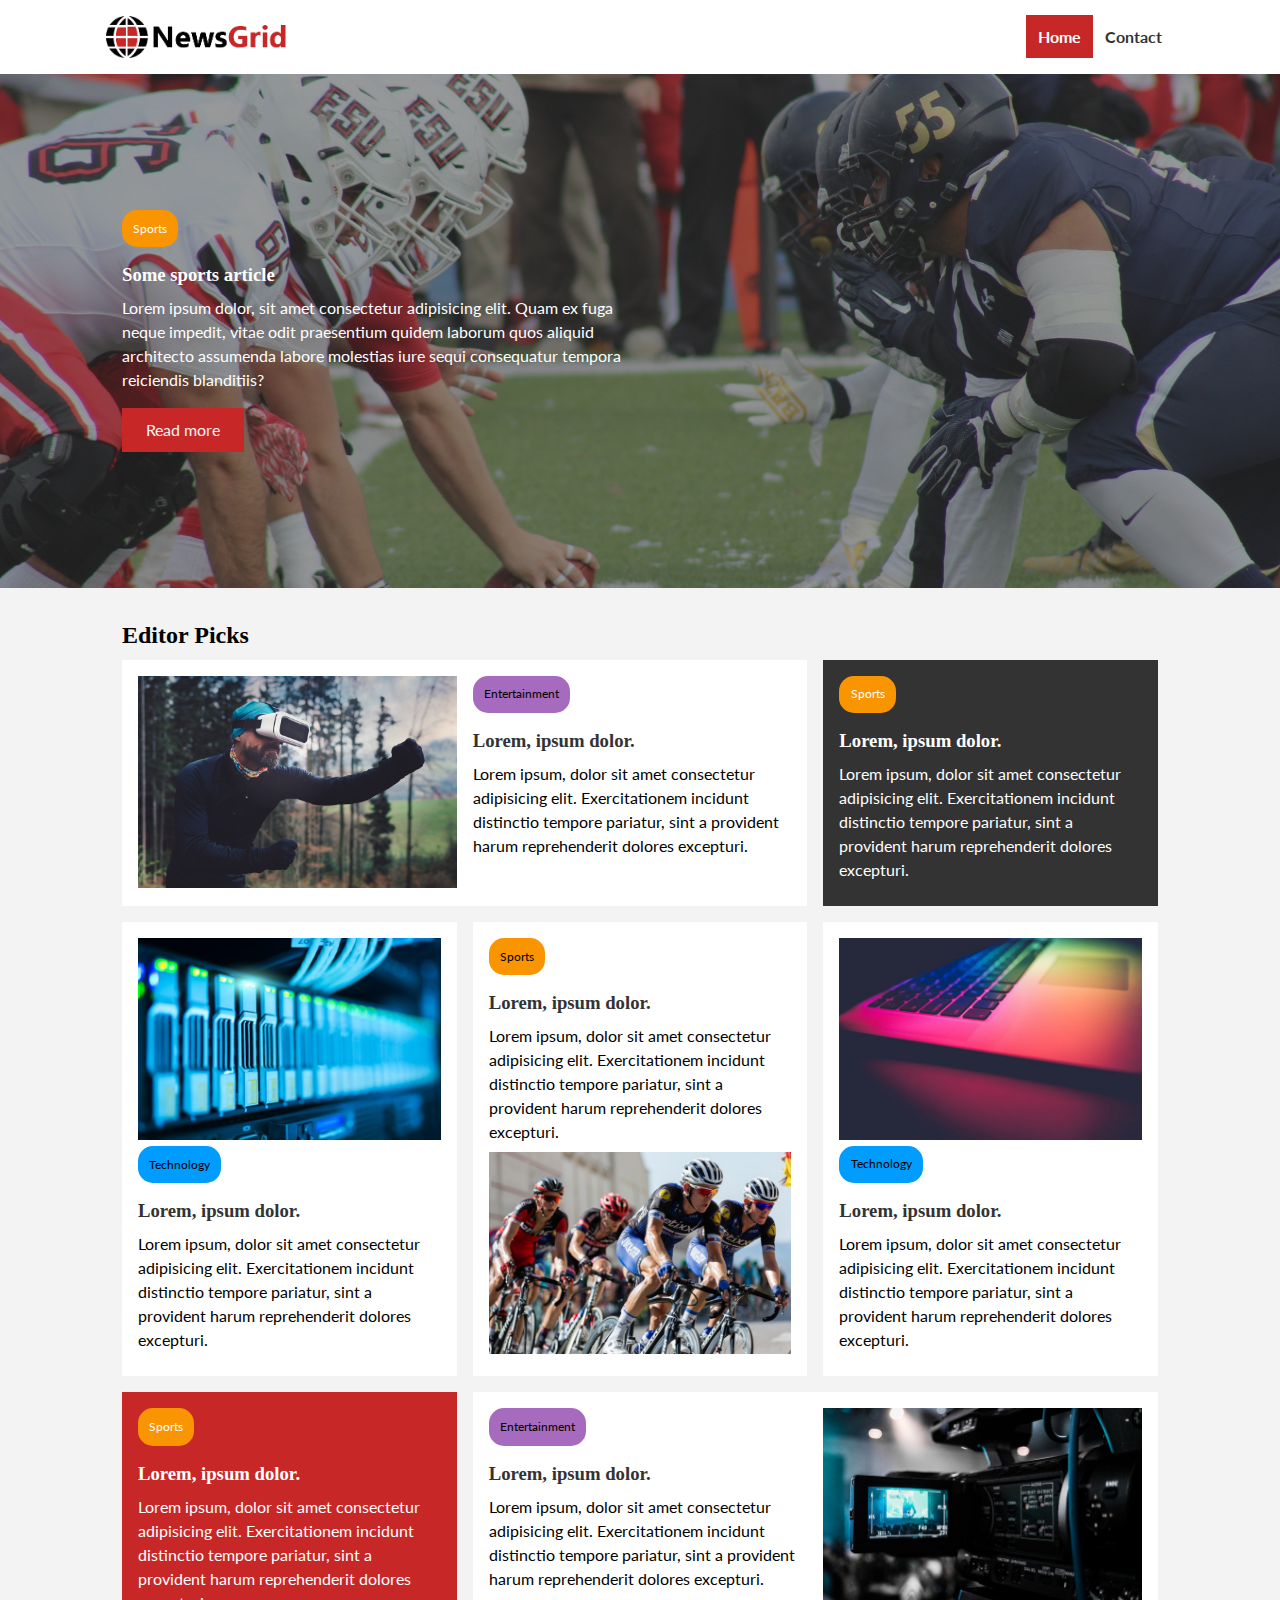
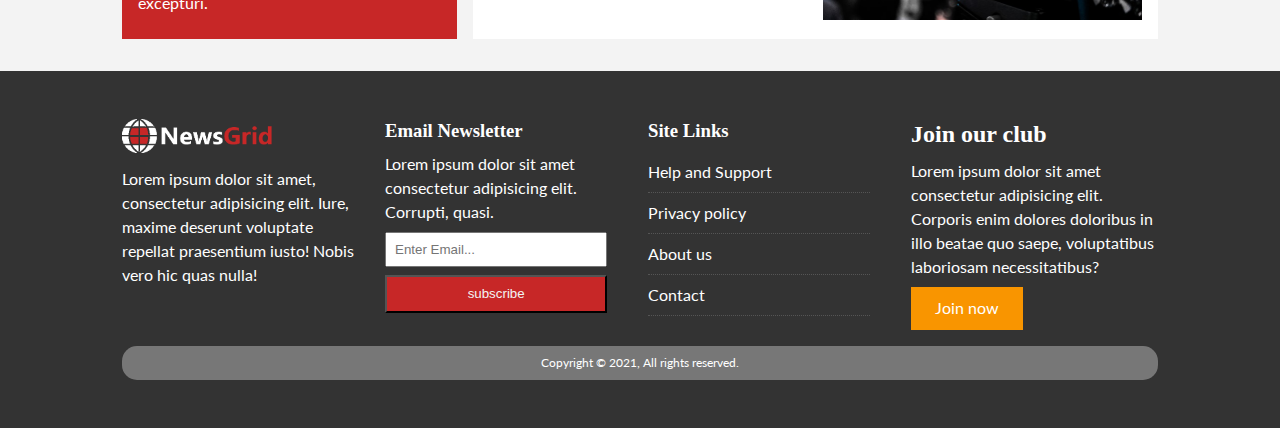
<file: index.html>
<!DOCTYPE html>
<html lang="en">
<head>
    <meta charset="UTF-8">
    <meta http-equiv="X-UA-Compatible" content="IE=edge">
    <meta name="viewport" content="width=device-width, initial-scale=1.0">
    <link rel="stylesheet" href="style/style.css">
    <link rel="stylesheet" media="screen and (max-width:768px)" href="style/mobile.css">
    <link rel="stylesheet" href="https://cdnjs.cloudflare.com/ajax/libs/font-awesome/5.15.3/css/all.min.css" integrity="sha512-iBBXm8fW90+nuLcSKlbmrPcLa0OT92xO1BIsZ+ywDWZCvqsWgccV3gFoRBv0z+8dLJgyAHIhR35VZc2oM/gI1w==" crossorigin="anonymous" referrerpolicy="no-referrer" />
    <link href="https://fonts.googleapis.com/css2?family=Lato:wght@300&family=Staatliches&display=swap" rel="stylesheet">
    <link rel="shortcut icon" type="image/x-icon" href="favicon.ico">
    <title>NewGrid | Latest </title>
    <style>
    </style>
</head>
<body>
    <nav id="main-nav">
        <div class="container">
            <img src="/img/logo.png" alt="Newsgrid" class="logo">

            <div class="social">
                <a href="https://facebook.com" target="_blank"><i class="fab fa-facebook fa-2x"></i></a>
                <a href="https://youtube.com" target="_blank"><i class="fab fa-youtube fa-2x"></i></a>
                <a href="https://twitter.com" target="_blank"><i class="fab fa-twitter fa-2x"></i></a>
                <a href="https://instagram.com" target="_blank"><i class="fab fa-instagram fa-2x"></i></a>
            </div>
            
            <ul>
                <li><a class="current" href="index.html">Home</a></li>
                <li><a href="contact.html">Contact</a></li>
            </ul>
        </div>
    </nav>

    <header id="showcase">
        <div class="container">
            <div class="showcase-container">
                <div class="showcase-content">
                    <div class="category category-sports">Sports</div>
                    <h3>Some sports article</h3>
                    <p>Lorem ipsum dolor, sit amet consectetur adipisicing elit. Quam ex fuga neque impedit, vitae odit praesentium quidem laborum quos aliquid architecto assumenda labore molestias iure sequi consequatur tempora reiciendis blanditiis?</p>
                    <a href="" class="btn btn-primary">Read more</a>
                </div>
            </div>
        </div>
    </header>

    <!-- Home Articles -->
    <section id="home-articles" class="py-2">
        <div class="container">
            <h2>Editor Picks</h2>
            <div class="articles-container">
                <article class="card">
                    <img src="/img/articles/ent1.jpg" alt="">
                    <div>
                        <div class="category category-ent">Entertainment</div>
                        <h3>
                            <a href="article.html">Lorem, ipsum dolor.</a>
                        </h3>
                        <p>Lorem ipsum, dolor sit amet consectetur adipisicing elit. Exercitationem incidunt distinctio tempore pariatur, sint a provident harum reprehenderit dolores excepturi.</p>
                    </div>
                </article>
                <article class="card bg-dark">
                    <div class="category category-sports">Sports</div>
                    <h3>
                        <a href="article.html">Lorem, ipsum dolor.</a>
                    </h3>
                    <p>Lorem ipsum, dolor sit amet consectetur adipisicing elit. Exercitationem incidunt distinctio tempore pariatur, sint a provident harum reprehenderit dolores excepturi.</p>
                </article>
                <article class="card">
                    <img src="img/articles/tech1.jpg" alt="" />
                    <div class="category category-tech">Technology</div>
                    <h3>
                        <a href="article.html">Lorem, ipsum dolor.</a>
                    </h3>
                    <p>Lorem ipsum, dolor sit amet consectetur adipisicing elit. Exercitationem incidunt distinctio tempore pariatur, sint a provident harum reprehenderit dolores excepturi.</p>
                </article>
                <article class="card">
                    <div class="category category-sports">Sports</div>
                    <h3>
                        <a href="article.html">Lorem, ipsum dolor.</a>
                    </h3>
                    <p>Lorem ipsum, dolor sit amet consectetur adipisicing elit. Exercitationem incidunt distinctio tempore pariatur, sint a provident harum reprehenderit dolores excepturi.</p>
                    <img src="img/articles/sports1.jpg" alt="" />
                </article>
                <article class="card">
                    <img src="img/articles/tech2.jpg" alt="" />
                    <div class="category category-tech">Technology</div>
                    <h3>
                        <a href="article.html">Lorem, ipsum dolor.</a>
                    </h3>
                    <p>Lorem ipsum, dolor sit amet consectetur adipisicing elit. Exercitationem incidunt distinctio tempore pariatur, sint a provident harum reprehenderit dolores excepturi.</p>
                </article>
                <article class="card bg-primary">
                    <div class="category category-sports">Sports</div>
                    <h3>
                        <a href="article.html">Lorem, ipsum dolor.</a>
                    </h3>
                    <p>Lorem ipsum, dolor sit amet consectetur adipisicing elit. Exercitationem incidunt distinctio tempore pariatur, sint a provident harum reprehenderit dolores excepturi.</p>
                </article>
                <article class="card">
                    <div>
                        <div class="category category-ent">Entertainment</div>
                        <h3>
                            <a href="article.html">Lorem, ipsum dolor.</a>
                        </h3>
                        <p>Lorem ipsum, dolor sit amet consectetur adipisicing elit. Exercitationem incidunt distinctio tempore pariatur, sint a provident harum reprehenderit dolores excepturi.</p>
                    </div>
                    <img src="/img/articles/ent2.jpg" alt="">
                </article>
            </div>
        </div>
    </section>

    <!-- Footer -->
    <footer id="main-footer" class="py-3">
        <div class="container footer-container">
            <div>
                <img src="/img/logo_light.png" alt="Newsgrid">
                <p>Lorem ipsum dolor sit amet, consectetur adipisicing elit. Iure, maxime deserunt voluptate repellat praesentium iusto! Nobis vero hic quas nulla!</p>
            </div>
            <div>
                <h3>Email Newsletter</h3>
                <p>Lorem ipsum dolor sit amet consectetur adipisicing elit. Corrupti, quasi.</p>
                <form name="contact" method="POST" data-netlify="true">
                    <input type="email" name="email" placeholder="Enter Email..." />
                    <input type="submit" value="subscribe" class="btn btn-primary" />
                </form>
            </div>
            <div>
                <h3>Site Links</h3>
                <ul class="list">
                    <li><a href="#">Help and Support</a></li>
                    <li><a href="#">Privacy policy</a></li>
                    <li><a href="#">About us</a></li>
                    <li><a href="#">Contact</a></li>
                </ul>
            </div>
            <div>
                <h2>Join our club</h2>
                <p>Lorem ipsum dolor sit amet consectetur adipisicing elit. Corporis enim dolores doloribus in illo beatae quo saepe, voluptatibus laboriosam necessitatibus?</p>
                <a href="" class="btn btn-secondary">Join now</a>
            </div>
            <div>
                Copyright &copy; 2021, All rights reserved.
            </div>
        </div>
    </footer>
</body>
</html>
</file>
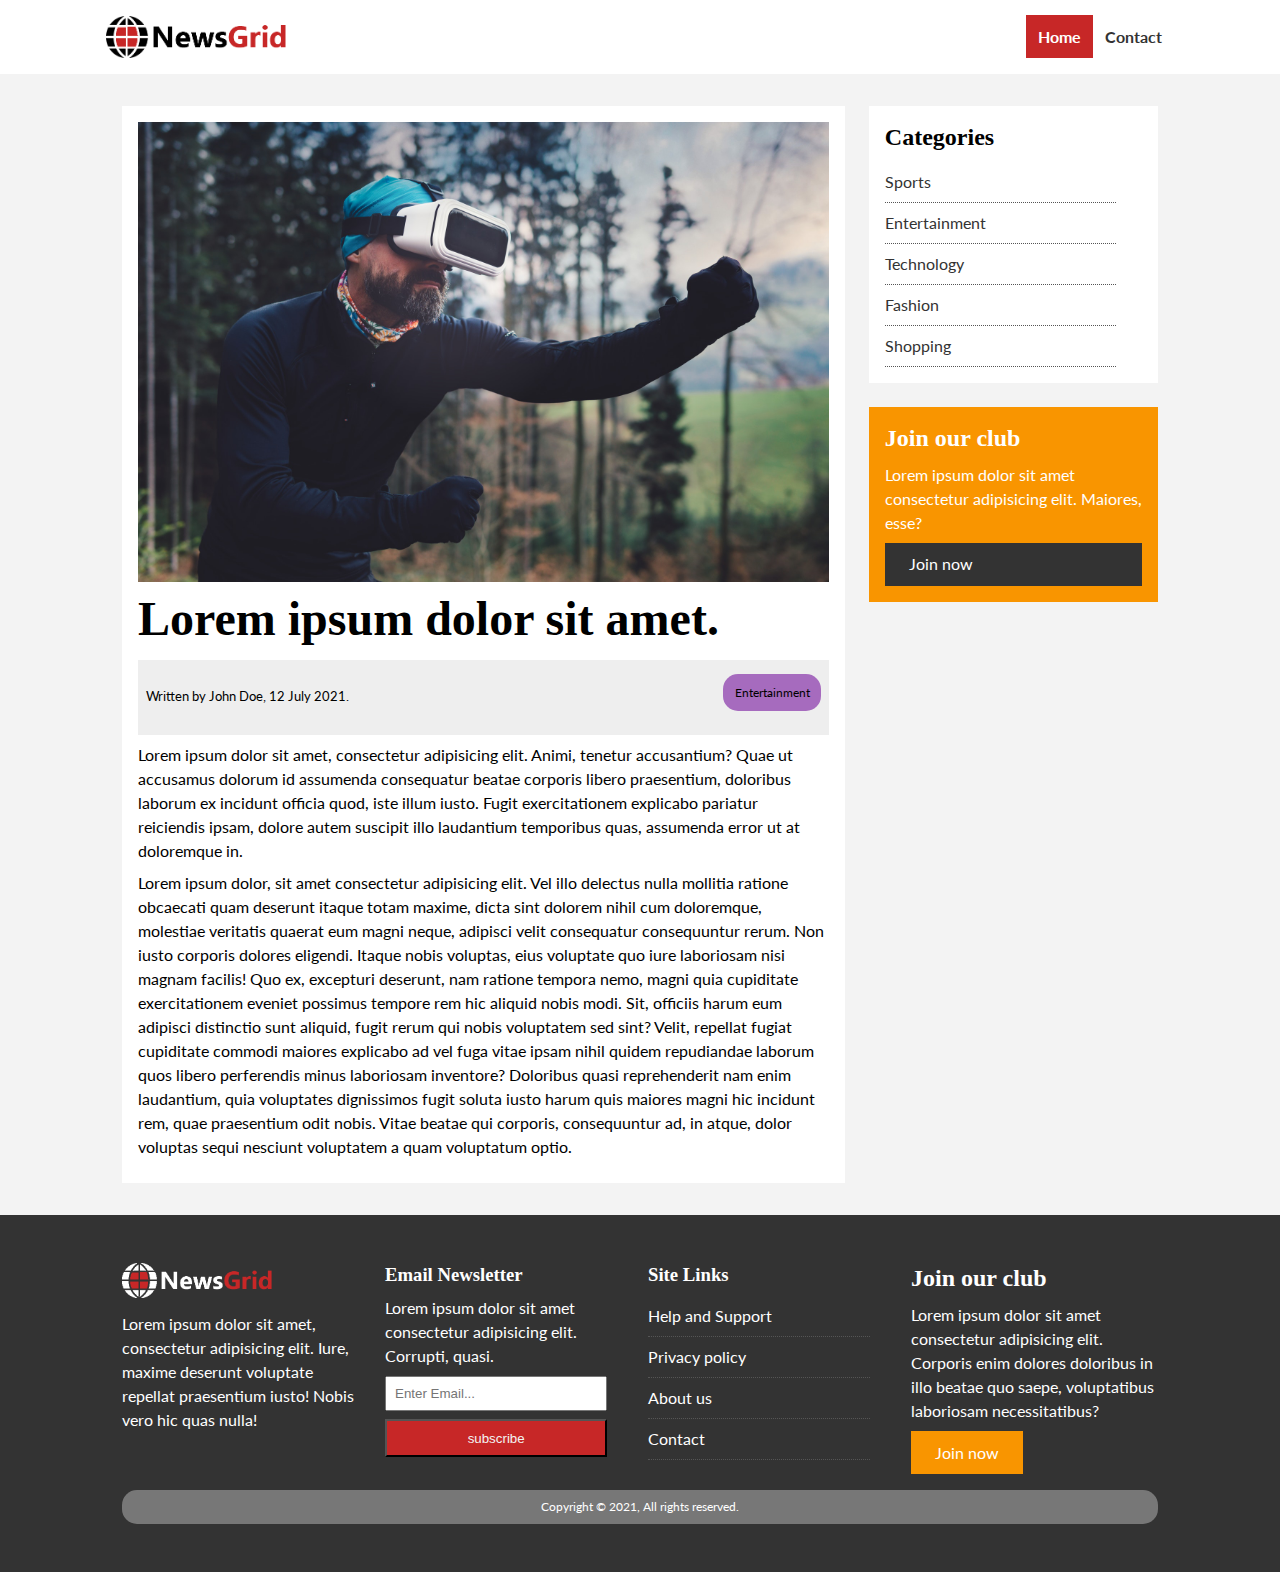
<file: article.html>
<!DOCTYPE html>
<html lang="en">
<head>
    <meta charset="UTF-8">
    <meta http-equiv="X-UA-Compatible" content="IE=edge">
    <meta name="viewport" content="width=device-width, initial-scale=1.0">
    <link rel="stylesheet" href="style/style.css">
    <link rel="stylesheet" media="screen and (max-width:768px)" href="style/mobile.css">
    <link rel="stylesheet" href="https://cdnjs.cloudflare.com/ajax/libs/font-awesome/5.15.3/css/all.min.css" integrity="sha512-iBBXm8fW90+nuLcSKlbmrPcLa0OT92xO1BIsZ+ywDWZCvqsWgccV3gFoRBv0z+8dLJgyAHIhR35VZc2oM/gI1w==" crossorigin="anonymous" referrerpolicy="no-referrer" />
    <link href="https://fonts.googleapis.com/css2?family=Lato:wght@300&family=Staatliches&display=swap" rel="stylesheet">
    <link rel="shortcut icon" type="image/x-icon" href="favicon.ico">
    <title>NewGrid | Article </title>
    <style>
    </style>
</head>
<body>
    <nav id="main-nav">
        <div class="container">
            <img src="/img/logo.png" alt="Nwegrid" class="logo">

            <div class="social">
                <a href="https://facebook.com" target="_blank"><i class="fab fa-facebook fa-2x"></i></a>
                <a href="https://youtube.com" target="_blank"><i class="fab fa-youtube fa-2x"></i></a>
                <a href="https://twitter.com" target="_blank"><i class="fab fa-twitter fa-2x"></i></a>
                <a href="https://instagram.com" target="_blank"><i class="fab fa-instagram fa-2x"></i></a>
            </div>
            
            <ul>
                <li><a class="current" href="index.html">Home</a></li>
                <li><a href="contact.html">Contact</a></li>
            </ul>
        </div>
    </nav>

    <!-- Article content -->
    <section id="article">
        <div class="container">
            <div class="page-container">
                <article class="card">
                    <img src="/img/articles/ent1.jpg" alt="">
                    <h1 class="l-heading">Lorem ipsum dolor sit amet.</h1>
                    <div class="meta">
                        <small><i class="fas fa-user"></i>Written by John Doe, 12 July 2021.</small>
                        <div class="category category-ent">Entertainment</div>
                    </div>
                    <p>Lorem ipsum dolor sit amet, consectetur adipisicing elit. Animi, tenetur accusantium? Quae ut accusamus dolorum id assumenda consequatur beatae corporis libero praesentium, doloribus laborum ex incidunt officia quod, iste illum iusto. Fugit exercitationem explicabo pariatur reiciendis ipsam, dolore autem suscipit illo laudantium temporibus quas, assumenda error ut at doloremque in.</p>
                    <p>Lorem ipsum dolor, sit amet consectetur adipisicing elit. Vel illo delectus nulla mollitia ratione obcaecati quam deserunt itaque totam maxime, dicta sint dolorem nihil cum doloremque, molestiae veritatis quaerat eum magni neque, adipisci velit consequatur consequuntur rerum. Non iusto corporis dolores eligendi. Itaque nobis voluptas, eius voluptate quo iure laboriosam nisi magnam facilis! Quo ex, excepturi deserunt, nam ratione tempora nemo, magni quia cupiditate exercitationem eveniet possimus tempore rem hic aliquid nobis modi. Sit, officiis harum eum adipisci distinctio sunt aliquid, fugit rerum qui nobis voluptatem sed sint? Velit, repellat fugiat cupiditate commodi maiores explicabo ad vel fuga vitae ipsam nihil quidem repudiandae laborum quos libero perferendis minus laboriosam inventore? Doloribus quasi reprehenderit nam enim laudantium, quia voluptates dignissimos fugit soluta iusto harum quis maiores magni hic incidunt rem, quae praesentium odit nobis. Vitae beatae qui corporis, consequuntur ad, in atque, dolor voluptas sequi nesciunt voluptatem a quam voluptatum optio.</p>
                </article>

                <aside id="categories" class="card">
                    <h2>Categories</h2>
                    <ul class="list">
                        <li><a href=""><i class="fas fa-chevron-right"></i>Sports</a></li>
                        <li><a href=""><i class="fas fa-chevron-right"></i>Entertainment</a></li>
                        <li><a href=""><i class="fas fa-chevron-right"></i>Technology</a></li>
                        <li><a href=""><i class="fas fa-chevron-right"></i>Fashion</a></li>
                        <li><a href=""><i class="fas fa-chevron-right"></i>Shopping</a></li>
                    </ul>
                </aside>
                <aside class="card bg-secondary">
                    <h2>Join our club</h2>
                    <p>Lorem ipsum dolor sit amet consectetur adipisicing elit. Maiores, esse?</p>
                    <a href="#" class="btn btn-dark btn-block">Join now</a>
                </aside>
            </div>
        </div>
    </section>


    <!-- Footer -->
    <footer id="main-footer" class="py-3">
        <div class="container footer-container">
            <div>
                <img src="/img/logo_light.png" alt="Newsgrid">
                <p>Lorem ipsum dolor sit amet, consectetur adipisicing elit. Iure, maxime deserunt voluptate repellat praesentium iusto! Nobis vero hic quas nulla!</p>
            </div>
            <div>
                <h3>Email Newsletter</h3>
                <p>Lorem ipsum dolor sit amet consectetur adipisicing elit. Corrupti, quasi.</p>
                <form name="contact" method="POST" data-netlify="true">
                    <input type="email" name="email" placeholder="Enter Email..." />
                    <input type="submit" value="subscribe" class="btn btn-primary" />
                </form>
            </div>
            <div>
                <h3>Site Links</h3>
                <ul class="list">
                    <li><a href="#">Help and Support</a></li>
                    <li><a href="#">Privacy policy</a></li>
                    <li><a href="#">About us</a></li>
                    <li><a href="#">Contact</a></li>
                </ul>
            </div>
            <div>
                <h2>Join our club</h2>
                <p>Lorem ipsum dolor sit amet consectetur adipisicing elit. Corporis enim dolores doloribus in illo beatae quo saepe, voluptatibus laboriosam necessitatibus?</p>
                <a href="" class="btn btn-secondary">Join now</a>
            </div>
            <div>
                Copyright &copy; 2021, All rights reserved.
            </div>
        </div>
    </footer>
</body>
</html>
</file>
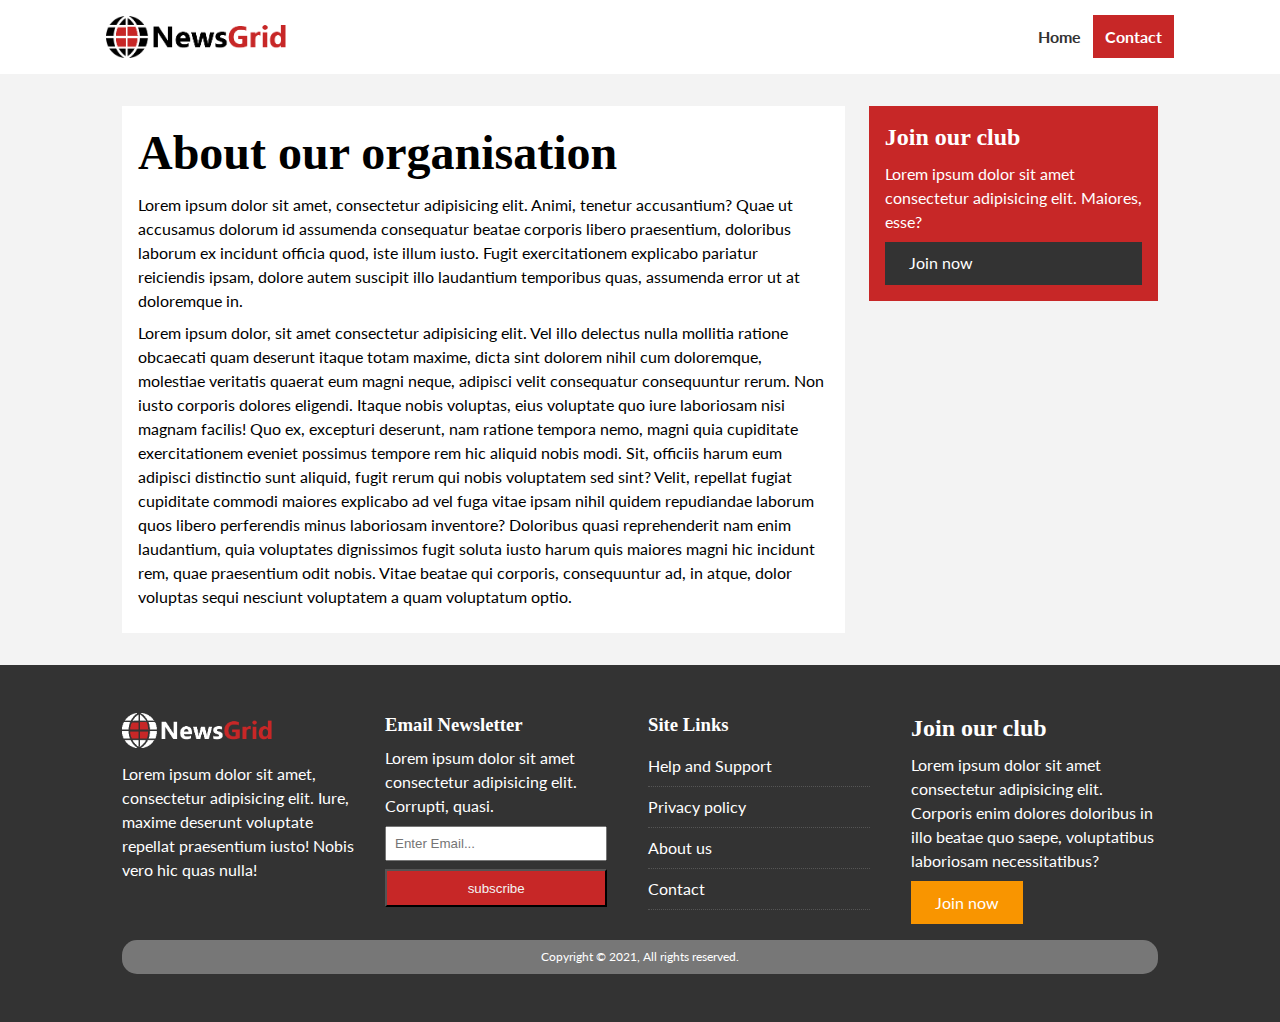
<file: contact.html>
<!DOCTYPE html>
<html lang="en">
<head>
    <meta charset="UTF-8">
    <meta http-equiv="X-UA-Compatible" content="IE=edge">
    <meta name="viewport" content="width=device-width, initial-scale=1.0">
    <link rel="stylesheet" href="style/style.css">
    <link rel="stylesheet" media="screen and (max-width:768px)" href="style/mobile.css">
    <link rel="stylesheet" href="https://cdnjs.cloudflare.com/ajax/libs/font-awesome/5.15.3/css/all.min.css" integrity="sha512-iBBXm8fW90+nuLcSKlbmrPcLa0OT92xO1BIsZ+ywDWZCvqsWgccV3gFoRBv0z+8dLJgyAHIhR35VZc2oM/gI1w==" crossorigin="anonymous" referrerpolicy="no-referrer" />
    <link href="https://fonts.googleapis.com/css2?family=Lato:wght@300&family=Staatliches&display=swap" rel="stylesheet">
    <link rel="shortcut icon" type="image/x-icon" href="favicon.ico">
    <title>NewGrid | About </title>
    <style>
    </style>
</head>
<body>
    <nav id="main-nav">
        <div class="container">
            <img src="/img/logo.png" alt="Nwegrid" class="logo">

            <div class="social">
                <a href="https://facebook.com" target="_blank"><i class="fab fa-facebook fa-2x"></i></a>
                <a href="https://youtube.com" target="_blank"><i class="fab fa-youtube fa-2x"></i></a>
                <a href="https://twitter.com" target="_blank"><i class="fab fa-twitter fa-2x"></i></a>
                <a href="https://instagram.com" target="_blank"><i class="fab fa-instagram fa-2x"></i></a>
            </div>
            
            <ul>
                <li><a href="index.html">Home</a></li>
                <li><a class="current"href="contact.html">Contact</a></li>
            </ul>
        </div>
    </nav>

    <!-- About content -->
    <section id="about">
        <div class="container">
            <div class="page-container">
                <article class="card">
                    <h1 class="l-heading">About our organisation</h1>
                    <p>Lorem ipsum dolor sit amet, consectetur adipisicing elit. Animi, tenetur accusantium? Quae ut accusamus dolorum id assumenda consequatur beatae corporis libero praesentium, doloribus laborum ex incidunt officia quod, iste illum iusto. Fugit exercitationem explicabo pariatur reiciendis ipsam, dolore autem suscipit illo laudantium temporibus quas, assumenda error ut at doloremque in.</p>
                    <p>Lorem ipsum dolor, sit amet consectetur adipisicing elit. Vel illo delectus nulla mollitia ratione obcaecati quam deserunt itaque totam maxime, dicta sint dolorem nihil cum doloremque, molestiae veritatis quaerat eum magni neque, adipisci velit consequatur consequuntur rerum. Non iusto corporis dolores eligendi. Itaque nobis voluptas, eius voluptate quo iure laboriosam nisi magnam facilis! Quo ex, excepturi deserunt, nam ratione tempora nemo, magni quia cupiditate exercitationem eveniet possimus tempore rem hic aliquid nobis modi. Sit, officiis harum eum adipisci distinctio sunt aliquid, fugit rerum qui nobis voluptatem sed sint? Velit, repellat fugiat cupiditate commodi maiores explicabo ad vel fuga vitae ipsam nihil quidem repudiandae laborum quos libero perferendis minus laboriosam inventore? Doloribus quasi reprehenderit nam enim laudantium, quia voluptates dignissimos fugit soluta iusto harum quis maiores magni hic incidunt rem, quae praesentium odit nobis. Vitae beatae qui corporis, consequuntur ad, in atque, dolor voluptas sequi nesciunt voluptatem a quam voluptatum optio.</p>
                </article>
                <aside class="card bg-primary">
                    <h2>Join our club</h2>
                    <p>Lorem ipsum dolor sit amet consectetur adipisicing elit. Maiores, esse?</p>
                    <a href="#" class="btn btn-dark btn-block">Join now</a>
                </aside>
            </div>
        </div>
    </section>

    <!-- Footer -->
    <footer id="main-footer" class="py-3">
        <div class="container footer-container">
            <div>
                <img src="/img/logo_light.png" alt="Newsgrid">
                <p>Lorem ipsum dolor sit amet, consectetur adipisicing elit. Iure, maxime deserunt voluptate repellat praesentium iusto! Nobis vero hic quas nulla!</p>
            </div>
            <div>
                <h3>Email Newsletter</h3>
                <p>Lorem ipsum dolor sit amet consectetur adipisicing elit. Corrupti, quasi.</p>
                <form name="contact" method="POST" data-netlify="true">
                    <input type="email" name="email" placeholder="Enter Email..." />
                    <input type="submit" value="subscribe" class="btn btn-primary" />
                </form>
            </div>
            <div>
                <h3>Site Links</h3>
                <ul class="list">
                    <li><a href="#">Help and Support</a></li>
                    <li><a href="#">Privacy policy</a></li>
                    <li><a href="#">About us</a></li>
                    <li><a href="#">Contact</a></li>
                </ul>
            </div>
            <div>
                <h2>Join our club</h2>
                <p>Lorem ipsum dolor sit amet consectetur adipisicing elit. Corporis enim dolores doloribus in illo beatae quo saepe, voluptatibus laboriosam necessitatibus?</p>
                <a href="" class="btn btn-secondary">Join now</a>
            </div>
            <div>
                Copyright &copy; 2021, All rights reserved.
            </div>
        </div>
    </footer>
</body>
</html>
</file>
<file: style/style.css>
:root {
    --primary-color: #c72727;
    --secondary-color: #f99500;
    --light-color: #f3f3f3;
    --dark-color: #333;
    --max-width: 1100px;
}

.category {
    --sports-color: #f99500;
    --ent-color: #a66bbe;
    --tech-color: #009cff;
}

* {
    margin: 0;
    padding: 0;
    box-sizing: border-box;
}

body {
    font-family: 'Lato', sans-serif;
    line-height: 1.5;
    background: var(--light-color);
}

a {
    text-decoration: none;
    color: #333;
}

ul {
    list-style: none;
}

img {
    width: 100%;
}

h1, h2, h3, h4, h5, h6 {
    font-family: 'Staatlitches', cursive;
    margin-bottom: .55rem;
    line-height: 1.3;
}

/* Utility */
.container {
    max-width: var(--max-width);
    margin: auto;
    padding: 0 2rem;
    overflow: hidden;
}

.category {
    display: inline-block;
    padding: 0.6rem 0.7rem;
    font-size: 0.75rem;
    border-radius: 15px;
    margin-bottom: 1rem;
}

.category-sports { background: var(--sports-color);}
.category-ent { background: var(--ent-color); }
.category-tech { background: var(--tech-color); }


.btn {
    display: inline-block;
    padding: 0.6rem 1.5rem;
    background-color: var(--dark-color);
    color: var(--light-color);
}

.btn-primary { background: var(--primary-color);}
.btn-secondary { background: var(--secondary-color);}
.btn-light { background: var(--light-color); color: var(--dark-color); }

.btn-block {
    display: block;
    width: 100%;
}

.btn:hover {
    opacity: 0.9;
}

.card {
    background: #fff;
    padding: 1rem;
}

.py-1 { padding: 1.5rem 0; }
.py-2 { padding: 2rem 0; }
.py-3 { padding: 3rem 0;}

.p-1 { padding: 1.5rem; }
.p-2 { padding: 2rem; }
.p-3 { padding: 3rem; }

.l-heading {
    font-size: 3rem;
}

.bg-dark {
    background: var(--dark-color);
    color: #fff;
}

.bg-primary {
    background: var(--primary-color);
    color: #fff;
}

.bg-secondary {
    background: var(--secondary-color);
    color: #fff;
}

.bg-dark h1,
.bg-dark h2,
.bg-dark h3,
.bg-dark a {
    color: #fff;
}

.bg-primary h1,
.bg-primary h2,
.bg-primary h3,
.bg-primary a {
    color: #fff;
}
.bg-secondary h1,
.bg-secondary h2,
.bg-secondary h3,
.bg-secondary a {
    color: #fff;
}

p {
    margin: 0.5rem 0;
}

.list li {
    padding: 0.5rem 0;
    border-bottom: #555 dotted 1px;
    width: 90%;
}

.list li a:hover {
    color: var(--primary-color) !important;
}

.page-container {
    display: grid;
    grid-template-columns: 5fr 2fr;
    margin: 2rem 0;
    gap: 1.5rem;
}

.page-container *:first-child {
    grid-row: 1 / span 3;
}

#main-nav .logo {
    width: 180px;
}

#main-nav {
    background: #fff;
    position: sticky;
    top: 0;
    z-index: 2;
}

#main-nav .container {
    display: grid;
    grid-template-columns: 6fr 3fr 2fr;
    padding: 1rem;
    align-items: center;
}

#main-nav ul{
    justify-self: end;
    display: flex;
}

#main-nav ul li a {
    padding: 0.75rem;
    font-weight: bold;
}

#main-nav ul li a.current {
    background: var(--primary-color);
    color: #fff;
}

#main-nav ul li a:hover {
    background: var(--light-color);
    color: var(--dark-color);
}

#main-nav .social {
    justify-self: center;
}

#main-nav .social i {
    color: #777;
    margin-right: .5rem;
}

/* content */
#showcase {
    background: #333;
    color: #fff;
    padding: 2rem;
    position: relative;
}

#showcase:after {
    content:'';
    position: absolute;
    top:0;
    left:0;
    height: 100%;
    width: 100%;
    background: url('/img/featured.jpg') no-repeat center center/cover;
    opacity: 0.5;
}

#showcase .showcase-container {
    height: 50vh;
    display: grid;
    grid-template-columns: repeat(2, 1fr);
    align-items: center;
    justify-content: center;
}

#showcase .showcase-content {
    z-index: 1;
}

#showcase .showcase-content p{
    margin-bottom: 1rem;
}

/* Home articles */
#home-articles .articles-container {
    display: grid;
    grid-template-columns: repeat(3, 1fr);
    grid-gap: 1rem;
}

#home-articles .articles-container > *:first-child,
#home-articles .articles-container > *:last-child {
    display: grid;
    grid-template-columns: repeat(2, 1fr);
    gap: 1rem;
    grid-column: 1 / span 2;
}

#home-articles .articles-container > *:last-child {
    grid-column: 2 / span 2;
}

/* Footer styling */
#main-footer {
    background: #333;
    color: #fff;
}

#main-footer img {
    width: 150px;
}

#main-footer a {
    color: #fff;
}

#main-footer .footer-container {
    display: grid;
    grid-template-columns: repeat(4, 1fr);
    gap: 1rem;
}

#main-footer .footer-container > *:last-child {
    grid-column: 1 / span 4;
    text-align: center;
    padding: 0.5rem;
    background: #777;
    border-radius: 15px;
    font-size: 0.75rem;
}

#main-footer .footer-container input[type="email"] {
    width: 90%;
    padding: 0.5rem;
    margin-bottom: 0.5rem;
}

#main-footer .footer-container input[type="submit"] {
    width: 90%;
}

#article .meta {
    display: flex;
    justify-content: space-between;
    align-items: center;
    padding: 0.5rem;
    background: #eee;
}

#article .meta .category {
    margin-top: 0.4rem;
}
</file>
<file: style/mobile.css>
#main-nav .social {
    display: none;
}

#main-nav .container {
    display: grid;
    grid-template-columns: 1fr;
    gap: 1.2rem;
}

#main-nav .logo,
#main-nav ul {
    justify-self: center;
}

#main-nav ul li a {
    padding: 0.50rem;
}

#home-articles .articles-container {
    grid-template-columns: repeat(2, 1fr);
}

#home-articles .articles-container > *:first-child,
#home-articles .articles-container > *:last-child {
    grid-template-columns: 1fr;
    grid-column: 1;
} 

@media(max-width: 600px) {
    #showcase .showcase-container,
    #home-articles .articles-container,
    #main-footer .footer-container {
        grid-template-columns: 1fr;
    }

    #main-footer .footer-container > *:last-child {
        grid-column: 1;
    }

    #main-footer .footer-container > *:first-child,
    #main-footer .footer-container > *:nth-child(2) {
        border-bottom: #444 dotted 2px;
        padding-bottom: 1rem;
    }

    .page-container {
        grid-template-columns: 1fr;
        text-align: center;
    }

    .page-container > *:first-child {
        grid-row: 1;
    }

    .l-heading {
        font-size: 2rem;
    }
}
</file>
